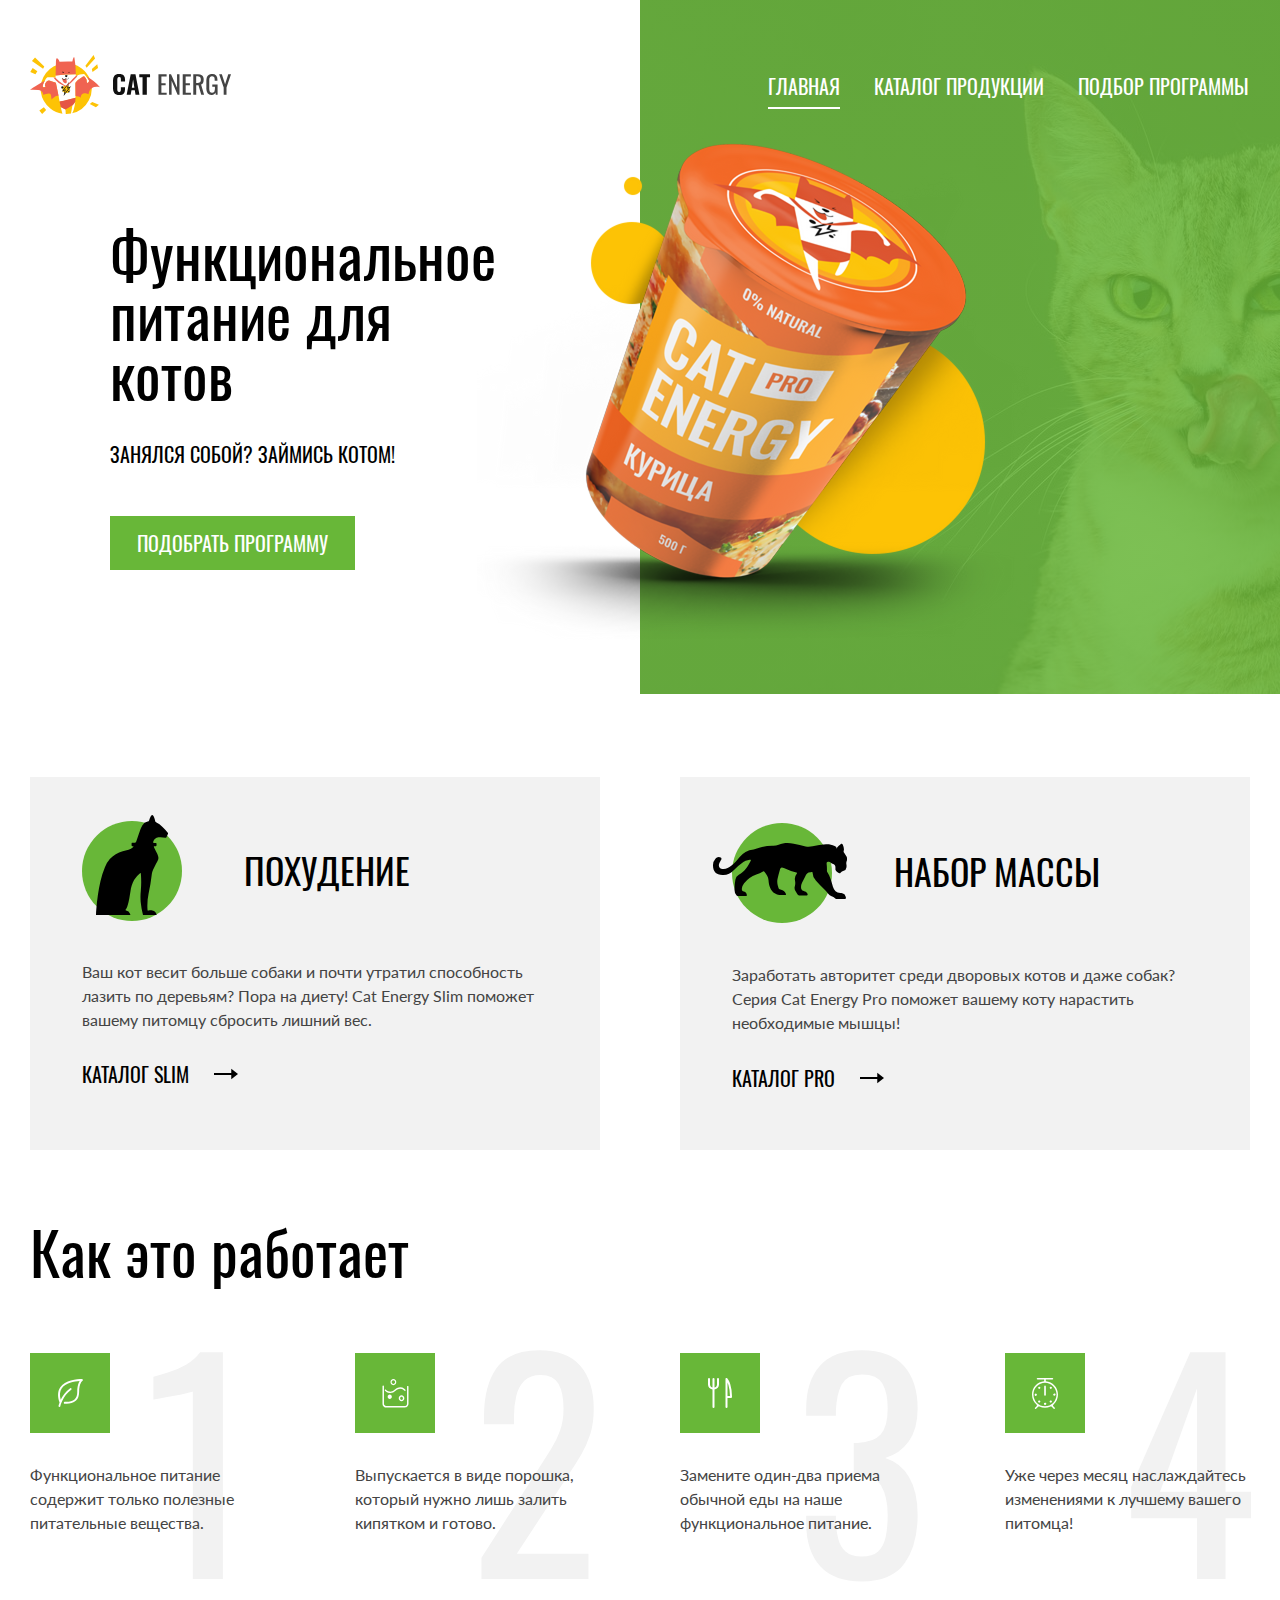
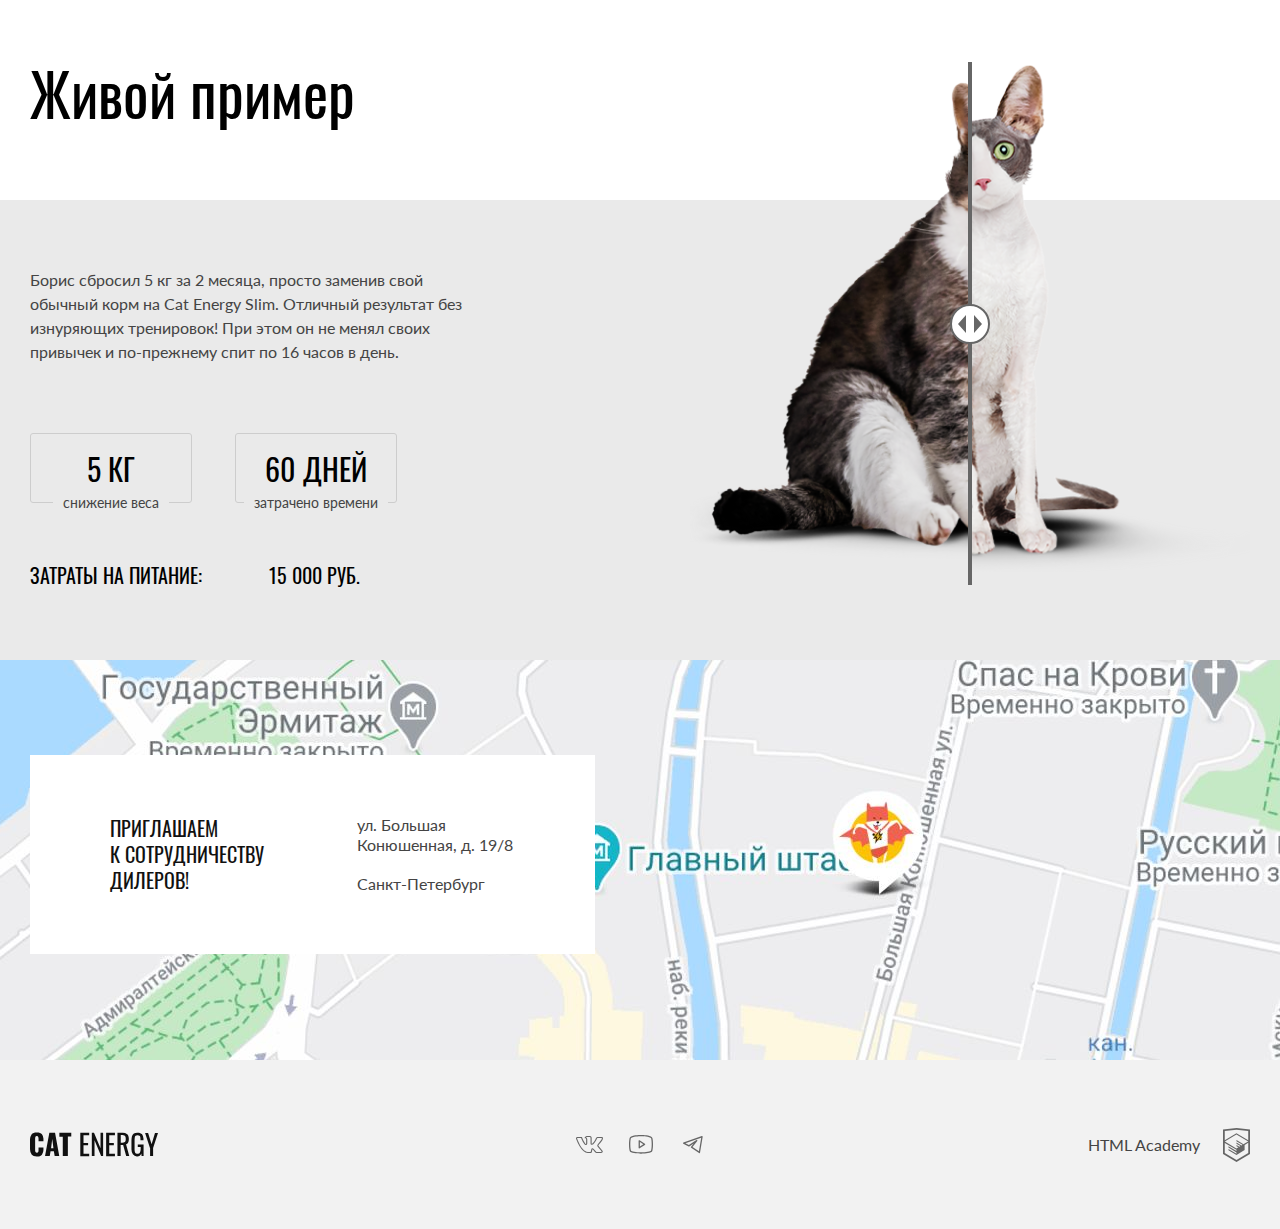
<file: index.html>
<!DOCTYPE html><html class="page" lang="ru"><head><meta charset="UTF-8"><title>Cat Energy - Функциональное питание для котов</title><meta name="viewport" content="width=device-width,initial-scale=1"><link rel="stylesheet" href="styles/styles.css"><link rel="icon" href="favicon.ico"><link rel="icon" href="favicons/icon.svg" type="image/svg+xml"><link rel="apple-touch-icon" href="favicons/180.png"><link rel="manifest" href="manifest.webmanifest"><script src="scripts/index.js" defer="defer"></script></head><body class="page__body"><header class="main-header main-header--nojs"><a class="main-header__logo logo" href="index.html"><picture class="logo__image logo__image--icon"><source type="image/svg+xml" media="(min-width: 1280px)" srcset="images/logo-desktop.svg" width="70" height="59"><source type="image/svg+xml" media="(min-width: 768px)" srcset="images/logo-tablet.svg" width="60" height="50"><img src="images/logo-mobile.svg" width="33" height="38" alt="Логотип Cat Energy, кот в красном супергеройском костюме на фоне оранжевого круга."></picture></a><a class="main-header__logo logo" href="index.html" tabindex="-1"><picture class="logo__image logo__image--text"><source type="image/svg+xml" media="(min-width: 1280px)" srcset="images/logo-text.svg" width="118" height="21"><img src="images/logo-text.svg" width="101" height="18" alt="Текстовый логотип Cat Energy."></picture></a><nav class="main-nav"><button class="main-nav__toggle button-burger" type="button"><span class="visually-hidden">Открыть меню</span></button><div class="main-nav__wrapper"><ul class="main-nav__list"><li class="main-nav__item"><a class="main-nav__link main-nav__link--current" href="index.html">Главная</a></li><li class="main-nav__item"><a class="main-nav__link" href="catalog.html">Каталог продукции</a></li><li class="main-nav__item"><a class="main-nav__link" href="#">Подбор программы</a></li></ul></div></nav></header><main class="main-index main-container"><section class="hero"><div class="hero__wrapper"><h1 class="hero__title">Функциональное питание для котов</h1><p class="hero__slogan">Занялся собой? Займись котом!</p><picture><source type="image/png" media="(min-width: 1280px)" srcset="images/index-can-desktop@1x.png, images/index-can-desktop@2x.png 2x" width="552" height="499"><source type="image/jpeg" media="(min-width: 768px)" srcset="images/index-can-tablet@1x.jpg, images/index-can-tablet@2x.jpg 2x" width="709" height="609"><img src="images/index-can-mobile@1x.png" srcset="images/index-can-mobile@2x.png 2x" width="280" height="270" alt="Упаковка корма Cat Energy."></picture><a class="hero__button button" href="#">Подобрать программу</a></div></section><section class="options"><h2 class="visually-hidden">Доступные опции</h2><ul class="options__list"><li class="options__item option option--slim"><h3 class="option__title">Похудение</h3><p class="option__description">Ваш кот весит больше собаки и почти утратил способность лазить по деревьям? Пора на диету! Cat Energy Slim поможет вашему питомцу сбросить лишний вес.</p><a class="option__catalog-link" href="#">Каталог Slim</a></li><li class="options__item option option--pro"><h3 class="option__title">Набор массы</h3><p class="option__description">Заработать авторитет среди дворовых котов и даже собак? Серия Cat Energy Pro поможет вашему коту нарастить необходимые мышцы!</p><a class="option__catalog-link" href="#">Каталог Pro</a></li></ul></section><section class="features"><div class="features__wrapper"><h2 class="features__title">Как это работает</h2><ul class="features__list"><li class="features__item"><p class="features__description">Функциональное питание содержит только полезные питательные вещества.</p></li><li class="features__item"><p class="features__description">Выпускается в виде порошка, который нужно лишь залить кипятком и готово.</p></li><li class="features__item"><p class="features__description">Замените один-два приема обычной еды на наше функциональное питание.</p></li><li class="features__item"><p class="features__description">Уже через месяц наслаждайтесь изменениями к лучшему вашего питомца!</p></li></ul></div></section><section class="example"><div class="example__wrapper"><h2 class="example__title">Живой пример</h2><p class="example__text">Борис сбросил 5 кг за 2 месяца, просто заменив свой обычный корм на Cat Energy Slim. Отличный результат без изнуряющих тренировок! При этом он не менял своих привычек и по-прежнему спит по 16 часов в день.</p><dl class="example__statistic stats-list"><dt class="stats-list__item">Снижение веса</dt><dd class="stats-list__description">5 кг</dd><dt class="stats-list__item">Затрачено времени</dt><dd class="stats-list__description">60 дней</dd></dl><div class="example__cost"><p>Затраты на питание:</p><p>15 000 руб.</p></div><div class="example__picture slider"><picture class="example__cat example__cat--before"><source type="image/png" media="(min-width: 768px)" srcset="images/cat-before-tablet-desktop@1x.png, images/cat-before-tablet-desktop@2x.png 2x" width="560" height="512"><img src="images/cat-before-mobile@1x.png" srcset="images/cat-before-mobile@2x.png 2x" width="280" height="256" alt="Кот до снижения веса."></picture><picture class="example__cat example__cat--after"><source type="image/png" media="(min-width: 768px)" srcset="images/cat-after-tablet-desktop@1x.png, images/cat-after-tablet-desktop@2x.png 2x" width="560" height="512"><img src="images/cat-after-mobile@1x.png" srcset="images/cat-after-mobile@2x.png 2x" width="280" height="256" alt="Кот после снижения веса."></picture><button class="slider__button" type="button"><span class="visually-hidden">Изменить внешний вид кота</span></button></div></div></section><section class="contacts"><div class="contacts__wrapper"><h2 class="contacts__title">Приглашаем<br>к сотрудничеству дилеров!</h2><address class="contacts__address"><p>ул. Большая Конюшенная, д. 19/8</p><p>Санкт-Петербург</p></address></div><iframe src="https://www.google.com/maps/embed?pb=!1m18!1m12!1m3!1d1333.955674827906!2d30.3217363024985!3d59.93753156571768!2m3!1f0!2f0!3f0!3m2!1i1024!2i768!4f13.1!3m3!1m2!1s0x4696310fca145cc1%3A0x42b32648d8238007!2z0JHQvtC70YzRiNCw0Y8g0JrQvtC90Y7RiNC10L3QvdCw0Y8g0YPQuy4sIDE5LzgsINCh0LDQvdC60YIt0J_QtdGC0LXRgNCx0YPRgNCzLCDQoNC-0YHRgdC40Y8sIDE5MTE4Ng!5e0!3m2!1sru!2scz!4v1725969320230!5m2!1sru!2scz" width="600" height="450" style="border:0;" allowfullscreen="" loading="lazy" referrerpolicy="no-referrer-when-downgrade" title="Местоположение Cat Energy на карте города."></iframe></section></main><footer class="main-footer"><div class="main-footer__wrapper"><a class="main-footer__text-logo logo" href="index.html"><img class="logo__image logo__image--text" src="images/logo-footer.svg" width="128" height="25" alt="Текстовый логотип Cat Energy."></a><section class="main-footer-social"><h2 class="visually-hidden">Социальные сети</h2><ul class="main-footer-social__list"><li class="main-footer-social__item"><a class="main-footer-social__link main-footer-social__link--vk" href="#"><span class="visually-hidden">вКонтакте</span></a></li><li class="main-footer-social__item"><a class="main-footer-social__link main-footer-social__link--yt" href="#"><span class="visually-hidden">YouTube</span></a></li><li class="main-footer-social__item"><a class="main-footer-social__link main-footer-social__link--telegram" href="#"><span class="visually-hidden">Telegram</span></a></li></ul></section><a class="main-footer__developer-logo" href="https://htmlacademy.ru/intensive/adaptive"><p><span class="visually-hidden">Создано в</span>HTML Academy</p></a></div></footer></body></html>
</file>
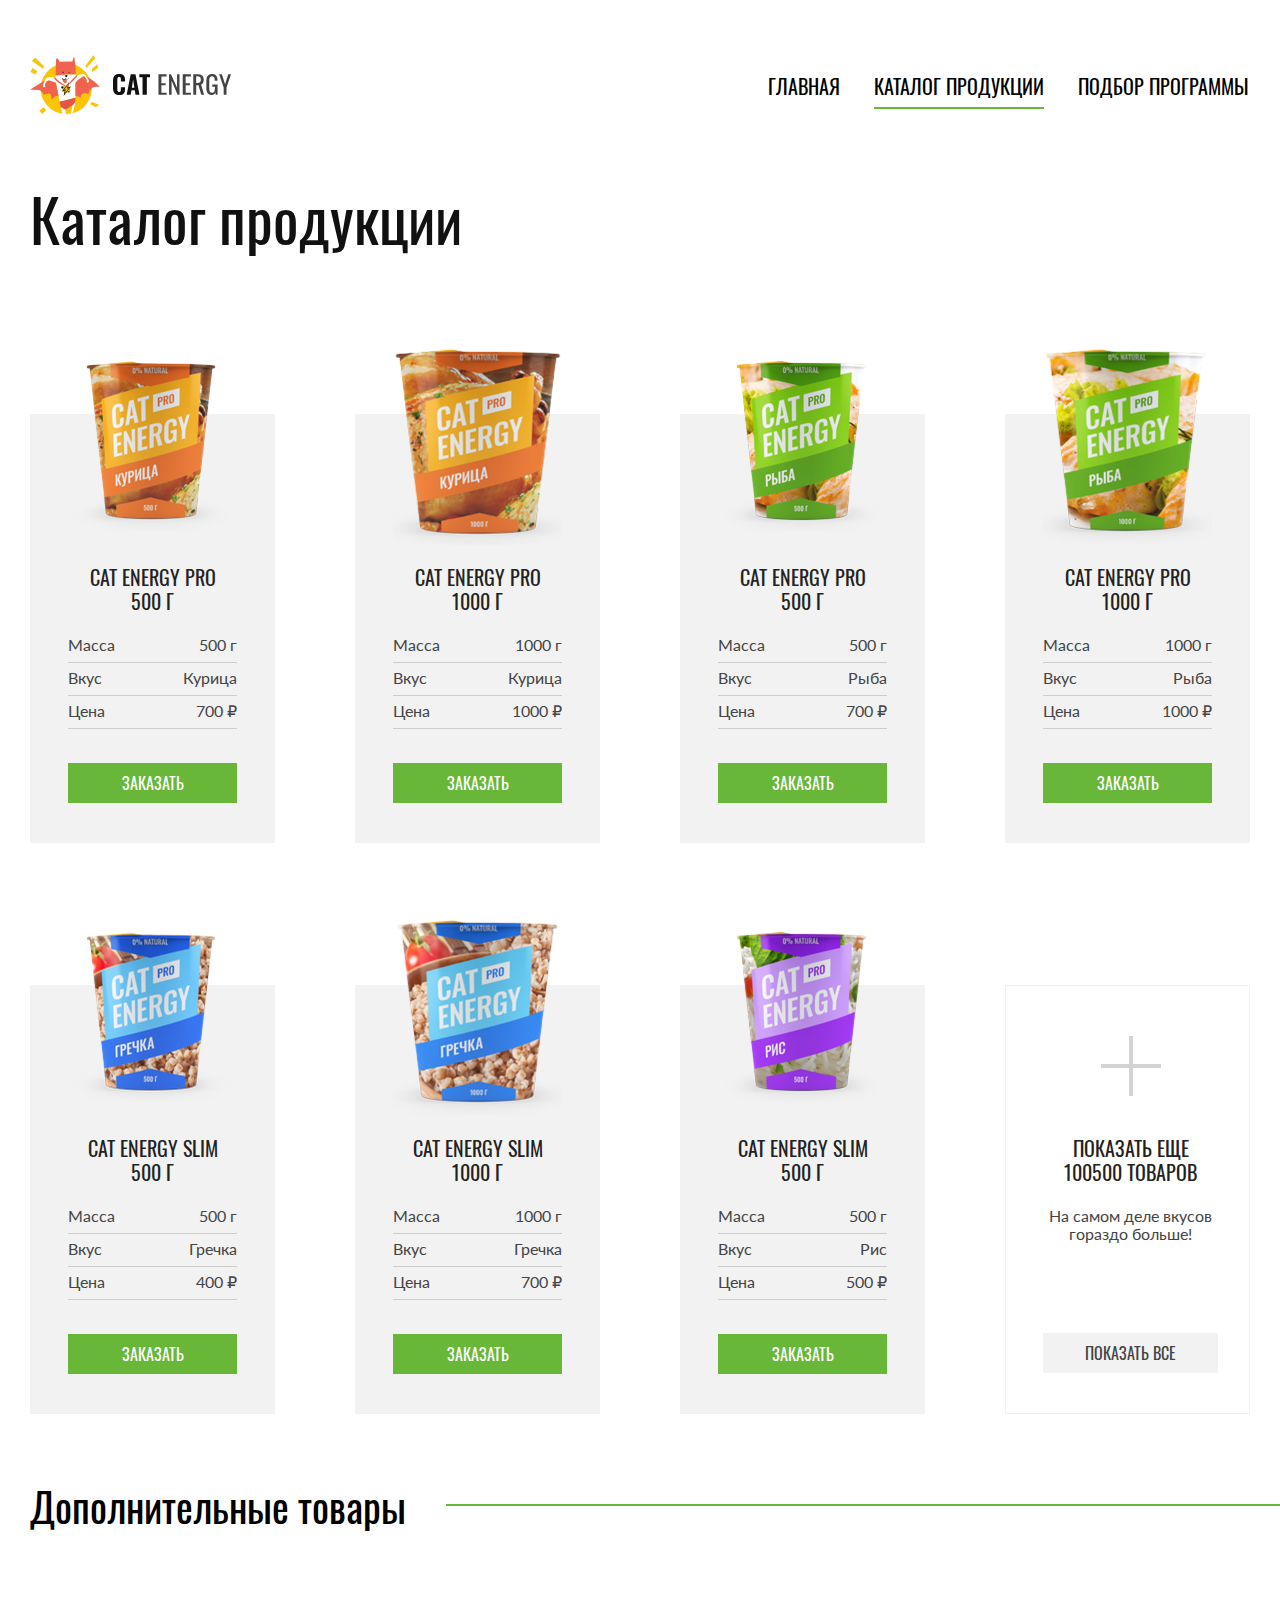
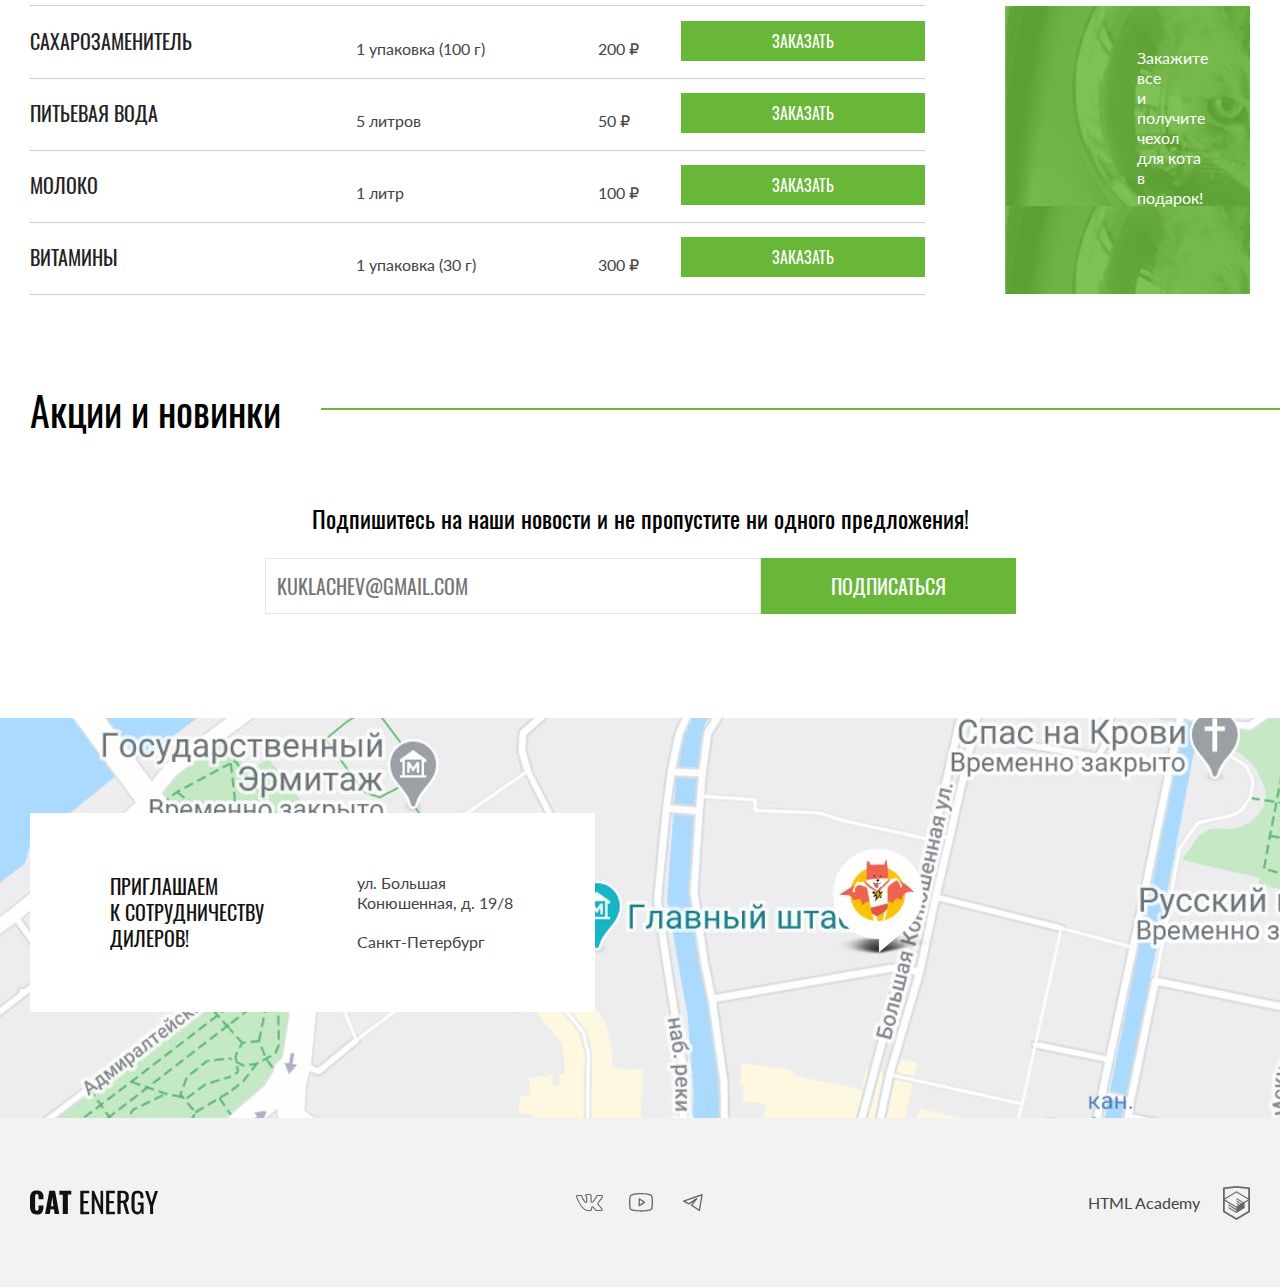
<file: catalog.html>
<!DOCTYPE html><html class="page" lang="ru"><head><meta charset="UTF-8"><title>Каталог продукции | Cat Energy - Функциональное питание для котов</title><meta name="viewport" content="width=device-width,initial-scale=1"><link rel="stylesheet" href="styles/styles.css"><link rel="icon" href="favicon.ico"><link rel="icon" href="favicons/icon.svg" type="image/svg+xml"><link rel="apple-touch-icon" href="favicons/180.png"><link rel="manifest" href="manifest.webmanifest"><script src="scripts/index.js" defer="defer"></script></head><body class="page__body"><header class="main-header main-header--catalog main-header--nojs"><a class="main-header__logo logo" href="index.html"><picture class="logo__image logo__image--icon"><source type="image/svg+xml" media="(min-width: 1280px)" srcset="images/logo-desktop.svg" width="70" height="59"><source type="image/svg+xml" media="(min-width: 768px)" srcset="images/logo-tablet.svg" width="60" height="50"><img src="images/logo-mobile.svg" width="33" height="38" alt="Логотип Cat Energy, кот в красном супергеройском костюме на фоне оранжевого круга."></picture></a><a class="main-header__logo logo" href="index.html" tabindex="-1"><picture class="logo__image logo__image--text"><source type="image/svg+xml" media="(min-width: 1280px)" srcset="images/logo-text.svg" width="118" height="21"><img src="images/logo-text.svg" width="101" height="20" alt="Текстовый логотип Cat Energy."></picture></a><nav class="main-nav"><button class="main-nav__toggle button-burger" type="button"><span class="visually-hidden">Открыть меню</span></button><div class="main-nav__wrapper"><ul class="main-nav__list"><li class="main-nav__item"><a class="main-nav__link" href="index.html">Главная</a></li><li class="main-nav__item"><a class="main-nav__link main-nav__link--current" href="catalog.html">Каталог продукции</a></li><li class="main-nav__item"><a class="main-nav__link" href="#">Подбор программы</a></li></ul></div></nav></header><main class="main-inner main-container"><section class="catalog"><div class="catalog__wrapper"><h1 class="catalog__title">Каталог продукции</h1><ul class="catalog__list"><li class="catalog__item product-card"><a class="product-card__image" href="#"><picture><source type="image/png" media="(min-width: 1280px)" srcset="images/catalog-image-chicken-small-desktop@1x.png, images/catalog-image-chicken-small-desktop@2x.png 2x" width="169" height="210"><source type="image/png" media="(min-width: 768px)" srcset="images/catalog-image-chicken-small-tablet@1x.png, images/catalog-image-chicken-small-tablet@2x.png 2x" width="200" height="210"><img src="images/catalog-image-chicken-small-mobile@1x.png" srcset="images/catalog-image-chicken-small-mobile@2x.png 2x" width="140" height="107" alt="Оранжевая упаковка товара Cat Energy PRO 500 г с курицей"></picture></a><a class="product-card__link" href="#"><h2 class="product-card__title">Cat Energy PRO 500 г</h2></a><dl class="product-card__properties"><dt>Масса</dt><dd>500 г</dd><dt>Вкус</dt><dd>Курица</dd><dt>Цена</dt><dd>700 ₽</dd></dl><a class="product-card__button button" href="#">Заказать</a></li><li class="catalog__item product-card"><a class="product-card__image" href="#"><picture><source type="image/png" media="(min-width: 1280px)" srcset="images/catalog-image-chicken-big-desktop@1x.png, images/catalog-image-chicken-big-desktop@2x.png 2x" width="169" height="210"><source type="image/png" media="(min-width: 768px)" srcset="images/catalog-image-chicken-big-tablet@1x.png, images/catalog-image-chicken-big-tablet@2x.png 2x" width="200" height="210"><img src="images/catalog-image-chicken-big-mobile@1x.png" srcset="images/catalog-image-chicken-big-mobile@2x.png 2x" width="140" height="107" alt="Оранжевая упаковка товара Cat Energy PRO 1000 г с курицей"></picture></a><a class="product-card__link" href="#"><h2 class="product-card__title">Cat Energy PRO 1000 г</h2></a><dl class="product-card__properties"><dt>Масса</dt><dd>1000 г</dd><dt>Вкус</dt><dd>Курица</dd><dt>Цена</dt><dd>1000 ₽</dd></dl><a class="product-card__button button" href="#">Заказать</a></li><li class="catalog__item product-card"><a class="product-card__image" href="#"><picture><source type="image/png" media="(min-width: 1280px)" srcset="images/catalog-image-fish-small-desktop@1x.png, images/catalog-image-fish-small-desktop@2x.png 2x" width="169" height="210"><source type="image/png" media="(min-width: 768px)" srcset="images/catalog-image-fish-small-tablet@1x.png, images/catalog-image-fish-small-tablet@2x.png 2x" width="200" height="210"><img src="images/catalog-image-fish-small-mobile@1x.png" srcset="images/catalog-image-fish-small-mobile@2x.png 2x" width="140" height="107" alt="Зелёная упаковка товара Cat Energy PRO 500 г с рыбой"></picture></a><a class="product-card__link" href="#"><h2 class="product-card__title">Cat Energy PRO 500 г</h2></a><dl class="product-card__properties"><dt>Масса</dt><dd>500 г</dd><dt>Вкус</dt><dd>Рыба</dd><dt>Цена</dt><dd>700 ₽</dd></dl><a class="product-card__button button" href="#">Заказать</a></li><li class="catalog__item product-card"><a class="product-card__image" href="#"><picture><source type="image/png" media="(min-width: 1280px)" srcset="images/catalog-image-fish-big-desktop@1x.png, images/catalog-image-fish-big-desktop@2x.png 2x" width="169" height="210"><source type="image/png" media="(min-width: 768px)" srcset="images/catalog-image-fish-big-tablet@1x.png, images/catalog-image-fish-big-tablet@2x.png 2x" width="200" height="210"><img src="images/catalog-image-fish-big-mobile@1x.png" srcset="images/catalog-image-fish-big-mobile@2x.png 2x" width="140" height="107" alt="Зелёная упаковка товара Cat Energy PRO 1000 г с рыбой"></picture></a><a class="product-card__link" href="#"><h2 class="product-card__title">Cat Energy PRO 1000 г</h2></a><dl class="product-card__properties"><dt>Масса</dt><dd>1000 г</dd><dt>Вкус</dt><dd>Рыба</dd><dt>Цена</dt><dd>1000 ₽</dd></dl><a class="product-card__button button" href="#">Заказать</a></li><li class="catalog__item product-card"><a class="product-card__image" href="#"><picture><source type="image/png" media="(min-width: 1280px)" srcset="images/catalog-image-buckwheat-small-desktop@1x.png, images/catalog-image-buckwheat-small-desktop@2x.png 2x" width="169" height="210"><source type="image/png" media="(min-width: 768px)" srcset="images/catalog-image-buckwheat-small-tablet@1x.png, images/catalog-image-buckwheat-small-tablet@2x.png 2x" width="200" height="210"><img src="images/catalog-image-buckwheat-small-mobile@1x.png" srcset="images/catalog-image-buckwheat-small-mobile@2x.png 2x" width="140" height="107" alt="Синяя упаковка товара Cat Energy Slim 500 г с гречкой"></picture></a><a class="product-card__link" href="#"><h2 class="product-card__title">Cat Energy Slim 500 г</h2></a><dl class="product-card__properties"><dt>Масса</dt><dd>500 г</dd><dt>Вкус</dt><dd>Гречка</dd><dt>Цена</dt><dd>400 ₽</dd></dl><a class="product-card__button button" href="#">Заказать</a></li><li class="catalog__item product-card"><a class="product-card__image" href="#"><picture><source type="image/png" media="(min-width: 1280px)" srcset="images/catalog-image-buckwheat-big-desktop@1x.png, images/catalog-image-buckwheat-big-desktop@2x.png 2x" width="169" height="210"><source type="image/png" media="(min-width: 768px)" srcset="images/catalog-image-buckwheat-big-tablet@1x.png, images/catalog-image-buckwheat-big-tablet@2x.png 2x" width="200" height="210"><img src="images/catalog-image-buckwheat-big-mobile@1x.png" srcset="images/catalog-image-buckwheat-big-mobile@2x.png 2x" width="140" height="107" alt="Синяя упаковка товара Cat Energy Slim 1000 г с гречкой"></picture></a><a class="product-card__link" href="#"><h2 class="product-card__title">Cat Energy Slim 1000 г</h2></a><dl class="product-card__properties"><dt>Масса</dt><dd>1000 г</dd><dt>Вкус</dt><dd>Гречка</dd><dt>Цена</dt><dd>700 ₽</dd></dl><a class="product-card__button button" href="#">Заказать</a></li><li class="catalog__item product-card"><a class="product-card__image" href="#"><picture><source type="image/png" media="(min-width: 1280px)" srcset="images/catalog-image-rice-small-desktop@1x.png, images/catalog-image-rice-small-desktop@2x.png 2x" width="169" height="210"><source type="image/png" media="(min-width: 768px)" srcset="images/catalog-image-rice-small-tablet@1x.png, images/catalog-image-rice-small-tablet@2x.png 2x" width="200" height="210"><img src="images/catalog-image-rice-small-mobile@1x.png" srcset="images/catalog-image-rice-small-mobile@2x.png 2x" width="140" height="107" alt="Фиолетовая упаковка товара Cat Energy Slim 500 г с рисом"></picture></a><a class="product-card__link" href="#"><h2 class="product-card__title">Cat Energy Slim 500 г</h2></a><dl class="product-card__properties"><dt>Масса</dt><dd>500 г</dd><dt>Вкус</dt><dd>Рис</dd><dt>Цена</dt><dd>500 ₽</dd></dl><a class="product-card__button button" href="#">Заказать</a></li><li class="catalog__item more-products"><h2 class="more-products__title">Показать еще 100500 товаров</h2><p class="more-products__subtitle">На самом деле вкусов гораздо больше!</p><a class="more-products__button button" href="#">Показать все</a></li></ul></div></section><section class="additional-products"><h2 class="additional-products__title">Дополнительные товары</h2><div class="additional-products__wrapper"><ul class="additional-products__list"><li class="additional-products__item product-card"><a class="product-card__link" href="#"><h2 class="product-card__title product-card__title--additional">Сахарозаменитель</h2></a><dl class="product-card__properties product-card__properties--additional"><dt>1 упаковка (100 г)</dt><dd>200 ₽</dd></dl><a class="product-card__button button" href="#">Заказать</a></li><li class="additional-products__item product-card"><a class="product-card__link" href="#"><h2 class="product-card__title product-card__title--additional">Питьевая вода</h2></a><dl class="product-card__properties product-card__properties--additional"><dt>5 литров</dt><dd>50 ₽</dd></dl><a class="product-card__button button" href="#">Заказать</a></li><li class="additional-products__item product-card"><a class="product-card__link" href="#"><h2 class="product-card__title product-card__title--additional">Молоко</h2></a><dl class="product-card__properties product-card__properties--additional"><dt>1 литр</dt><dd>100 ₽</dd></dl><a class="product-card__button button" href="#">Заказать</a></li><li class="additional-products__item product-card"><a class="product-card__link" href="#"><h2 class="product-card__title product-card__title--additional">Витамины</h2></a><dl class="product-card__properties product-card__properties--additional"><dt>1 упаковка (30 г)</dt><dd>300 ₽</dd></dl><a class="product-card__button button" href="#">Заказать</a></li></ul><div class="additional-products__promo"><p>Закажите все<br>и получите чехол для кота в подарок!</p></div></div></section><section class="news"><h2 class="news__title">Акции и новинки</h2><div class="subscribe"><p class="subscribe__description">Подпишитесь на наши новости и не пропустите ни одного предложения!</p><form class="subscribe__form" action="https://echo.htmlacademy.ru/" method="post"><label><span class="visually-hidden">Ваш e-mail</span> <input type="email" name="email" placeholder="kuklachev@gmail.com" required></label> <button class="subscribe__button button" type="submit">Подписаться</button></form></div></section><section class="contacts contacts--catalog"><div class="contacts__wrapper"><h2 class="contacts__title">Приглашаем<br>к сотрудничеству дилеров!</h2><address class="contacts__address"><p>ул. Большая Конюшенная, д. 19/8</p><p>Санкт-Петербург</p></address></div><iframe src="https://www.google.com/maps/embed?pb=!1m18!1m12!1m3!1d1333.955674827906!2d30.3217363024985!3d59.93753156571768!2m3!1f0!2f0!3f0!3m2!1i1024!2i768!4f13.1!3m3!1m2!1s0x4696310fca145cc1%3A0x42b32648d8238007!2z0JHQvtC70YzRiNCw0Y8g0JrQvtC90Y7RiNC10L3QvdCw0Y8g0YPQuy4sIDE5LzgsINCh0LDQvdC60YIt0J_QtdGC0LXRgNCx0YPRgNCzLCDQoNC-0YHRgdC40Y8sIDE5MTE4Ng!5e0!3m2!1sru!2scz!4v1725969320230!5m2!1sru!2scz" width="600" height="450" style="border:0;" allowfullscreen="" loading="lazy" referrerpolicy="no-referrer-when-downgrade" title="Местоположение Cat Energy на карте города."></iframe></section></main><footer class="main-footer"><div class="main-footer__wrapper"><a class="main-footer__text-logo logo" href="index.html"><img class="logo__image logo__image--text" src="images/logo-footer.svg" width="128" height="25" alt="Текстовый логотип Cat Energy."></a><section class="main-footer-social"><h2 class="visually-hidden">Социальные сети</h2><ul class="main-footer-social__list"><li class="main-footer-social__item"><a class="main-footer-social__link main-footer-social__link--vk" href="#"><span class="visually-hidden">вКонтакте</span></a></li><li class="main-footer-social__item"><a class="main-footer-social__link main-footer-social__link--yt" href="#"><span class="visually-hidden">YouTube</span></a></li><li class="main-footer-social__item"><a class="main-footer-social__link main-footer-social__link--telegram" href="#"><span class="visually-hidden">Telegram</span></a></li></ul></section><a class="main-footer__developer-logo" href="https://htmlacademy.ru/intensive/adaptive"><p><span class="visually-hidden">Создано в</span>HTML Academy</p></a></div></footer></body></html>
</file>
<file: styles/styles.css>
@font-face{font-family:Lato;font-weight:400;font-style:normal;src:url(../fonts/lato/Lato-Regular.woff2)format("woff2");font-display:swap}@font-face{font-family:Oswald;font-weight:400;font-style:normal;src:url(../fonts/oswald/oswaldregular.woff2)format("woff2");font-display:swap}html{height:100%}body{color:#444;width:100%;height:100%;margin:0 auto;font-family:Lato,Arial,sans-serif;font-size:14px;font-weight:400;line-height:18px}img{display:block}.page__body{flex-direction:column;min-height:100%;display:flex}.visually-hidden{position:fixed;transform:scale(0)}.button{color:#fff;text-transform:uppercase;text-align:center;background-color:#68b738;width:calc(100% - 20px);padding:10px;font-family:Oswald,Arial,sans-serif;font-size:16px;line-height:20px;text-decoration:none}.button:hover,.button:focus-visible{background-color:#5eaa2f}.button:active{color:#fff6}.main-header{justify-content:space-between;align-items:center;padding:13px 14px 14px 20px;display:flex}@media (width>=768px){.main-header{grid-template-columns:auto auto 1fr;justify-content:start;gap:13px;padding:25px 30px 0;display:grid}}@media (width>=1280px){.main-header{width:100%;max-width:1220px;margin:0 auto;padding:55px 0 0}}@media (width<=767px){.main-header--catalog{border-bottom:1px solid #d9d9d9}.main-header--catalog .logo__image--text img{margin-top:5px}}.logo{text-decoration:none}.logo:hover,.logo:focus-visible{opacity:.8}.logo:active{opacity:.6}.main-header--closed .main-nav__toggle{content:"";cursor:pointer;background-color:#fff;background-image:url(../icons/stack.svg#button-burger);background-position:50%;background-repeat:no-repeat;background-size:24px 24px;border:none;width:38px;height:38px;display:block}@media (width<=767px){.main-header--closed .main-nav__wrapper{display:none}.main-header--opened .main-nav__toggle{content:"";cursor:pointer;background-color:#fff;background-image:url(../icons/stack.svg#button-close);background-position:50%;background-repeat:no-repeat;background-size:18px 18px;border:none;width:38px;height:38px;display:block}.main-header--opened .main-nav__item{border-bottom:1px solid #e6e6e6}.main-header--opened .main-nav__wrapper{z-index:10;background-color:#fff;border-top:1px solid #e6e6e6;width:100%;position:absolute;top:64px;left:0}.main-header--nojs{grid-template-rows:auto auto;grid-template-columns:auto 1fr;justify-items:center;display:grid}.main-header--nojs .main-nav__toggle{display:none}.main-header--nojs .main-header__logo:first-child{grid-area:1/1/2/2}.main-header--nojs .main-header__logo:nth-child(2){grid-area:1/1/2/-1}.main-header--nojs .main-nav{grid-column:1/-1;width:100%;display:block}.main-header--nojs .main-nav__item{border-bottom:1px solid #e6e6e6}}@media (width>=768px){.main-nav .main-nav__toggle{display:none}}.main-nav__list{margin:0;padding:0;list-style:none}@media (width>=768px){.main-nav__list{flex-wrap:wrap;justify-content:end;gap:34px;max-width:520px;padding-right:5px;display:flex}}@media (width>=1280px){.main-nav__list{max-width:100%;padding-right:1px}}.main-nav__item{text-align:center;text-transform:uppercase;font-family:Oswald,Arial,sans-serif;position:relative}@media (width<=767px){.main-nav__item{padding-top:22px;padding-bottom:24px;font-size:20px;line-height:20px}}@media (width>=768px){.main-nav__item{padding-top:14px;padding-bottom:12px;font-size:18px;line-height:24px}}@media (width>=1280px){.main-nav__item{padding-top:16px;padding-bottom:13px;font-size:20px;line-height:30px}}.main-nav__link{color:#000;text-decoration:none}@media (width>=1280px){.main-nav__link{color:#fff}}.main-nav__link:hover,.main-nav__link:focus-visible{opacity:.6}.main-nav__link:active{opacity:.4}@media (width>=768px){.main-nav__link--current:after{content:"";border-bottom:2px solid #68b738;width:100%;position:absolute;bottom:4px;left:0}}@media (width>=1280px){.main-nav__link--current:after{border-bottom:2px solid #fff;bottom:5px}.main-header--catalog .main-nav__link{color:#000}.main-header--catalog .main-nav__link--current:after{border-bottom:2px solid #68b738}}.button-burger:hover,.button-burger:focus-visible{opacity:.6}.button-burger:active{opacity:.4}.main-container{flex-grow:1}.hero{font-family:Oswald,Arial,sans-serif}@media (width<=767px){.hero{color:#fff;background-image:-webkit-linear-gradient(#68b738d9 63%,#fff 6%),-webkit-image-set(url(../images/index-background-mobile@2x.jpg) 2x type("image/jpeg"),url(../images/index-background-mobile@1x.jpg) 1x type("image/jpeg")),-webkit-linear-gradient(90deg,#515156 50%,#424146 50%);background-image:linear-gradient(#68b738d9 63%,#fff 6%),image-set("../images/index-background-mobile@2x.jpg" 2x type("image/jpeg"),"../images/index-background-mobile@1x.jpg" 1x type("image/jpeg")),linear-gradient(90deg,#515156 50%,#424146 50%);background-position:top;background-repeat:no-repeat;background-size:contain,320px 302px,contain}}.hero__wrapper{flex-direction:column;margin:0 20px;display:flex}@media (width<=767px){.hero__wrapper{text-align:center;align-items:center;margin-bottom:20px}}@media (width>=768px){.hero__wrapper{grid-template-rows:repeat(4,auto);grid-template-columns:90px 1fr 200px;row-gap:21px;margin:0 30px;display:grid}}@media (width>=1280px){.hero__wrapper{grid-template-rows:repeat(4,auto);grid-template-columns:80px 367px auto;align-content:center;row-gap:40px;width:100%;max-width:1220px;margin:0 auto;padding:29px 0 52px;display:grid}.hero__wrapper:after{content:"";z-index:-1;background-image:-webkit-linear-gradient(#68b738d9 50% 50%),-webkit-image-set(url(../images/index-background-desktop@2x.jpg) 2x type("image/jpeg"),url(../images/index-background-desktop@1x.jpg) 1x type("image/jpeg")),-webkit-linear-gradient(90deg,#424146 50% 50%);background-image:linear-gradient(#68b738d9 50% 50%),image-set("../images/index-background-desktop@2x.jpg" 2x type("image/jpeg"),"../images/index-background-desktop@1x.jpg" 1x type("image/jpeg")),linear-gradient(90deg,#424146 50% 50%);background-position:0 0;background-repeat:no-repeat;background-size:auto;width:50%;height:694px;display:block;position:absolute;top:0;left:50%}}.hero__wrapper picture{padding-bottom:3px}@media (width>=768px){.hero__wrapper picture{grid-area:3/1/5/-1}}@media (width>=1280px){.hero__wrapper picture{grid-area:1/-2/-1/-1}}.hero__title{margin:0;padding:27px 0 25px;font-size:36px;font-weight:100;line-height:36px}@media (width>=768px){.hero__title{color:#000;grid-area:1/2/2/3;padding:65px 0 19px;font-size:60px;font-weight:100;line-height:60px}}@media (width>=1280px){.hero__title{grid-column:2/4;width:416px;padding:81px 0 0}}.hero__slogan{text-transform:uppercase;margin:0;padding-bottom:29px;line-height:14px}@media (width>=768px){.hero__slogan{color:#000;grid-area:2/2/3/3;padding:0;font-size:20px;line-height:20px}}@media (width>=1280px){.hero__slogan{grid-column:2/3;padding-bottom:12px}}@media (width>=768px){.hero__button{grid-area:3/2/4/3;justify-self:start;width:auto;max-width:344px;margin-top:29px;padding:14px 27px;font-size:20px;line-height:26px}}@media (width>=1280px){.hero__button{grid-column:2/3;align-self:flex-start;margin:0}}.options__list{padding:0;list-style:none;display:grid}@media (width<=767px){.options__list{gap:20px;margin:0 20px;padding-bottom:20px}}@media (width>=768px){.options__list{gap:30px;margin:0 30px}}@media (width>=1280px){.options__list{grid-template-columns:1fr 1fr;gap:80px;width:100%;max-width:1220px;margin:0 auto;padding-top:80px}}.options__item{padding:0 20px 18px}@media (width>=768px){.options__item{padding:0 316px 53px 52px}}.option{background-color:#f2f2f2;grid-template-rows:repeat(3,auto);align-items:center;list-style:none;display:grid}@media (width<=767px){.option{grid-template-columns:70px 1fr;row-gap:14px;padding:21px 20px 18px}}@media (width>=768px){.option{grid-template-columns:1fr 268px;gap:24px 19px;padding:75px 29px 57px 53px}}@media (width>=1280px){.option{grid-template-columns:162px 1fr;gap:23px 0;padding:41px 52px 61px}}.option--slim:before{content:"";background-image:url(../icons/stack.svg#cat-slim);background-position:50%;background-repeat:no-repeat;background-size:contain;width:50px;height:53px;display:block}@media (width<=767px){.option--slim:before{grid-area:1/1/2/2;margin-bottom:8px}}@media (width>=768px){.option--slim:before{grid-area:1/-2/-1/-1;justify-self:center;width:200px;height:211px;margin-top:-23px}}@media (width>=1280px){.option--slim:before{grid-area:1/1/2/2;justify-self:start;width:100px;height:106px;margin-top:-3px;margin-bottom:16px}}.option--pro:before{content:"";background-image:url(../icons/stack.svg#cat-pro);background-position:50%;background-repeat:no-repeat;background-size:contain;width:67px;height:50px;display:block}@media (width<=767px){.option--pro:before{grid-area:1/1/2/3;margin-bottom:8px}}@media (width>=768px){.option--pro:before{grid-area:1/-2/-1/-1;justify-self:center;width:268px;height:200px;margin-top:-2px;margin-right:4px}}@media (width>=1280px){.option--pro:before{grid-area:1/1/2/3;justify-self:start;width:134px;height:100px;margin-bottom:16px}}@media (width<=767px){.option--pro{grid-template-columns:7px 70px 1fr;padding:24px 20px 17px 13px}}@media (width>=1280px){.option--pro{grid-template-columns:19px 162px 1fr;padding:47px 52px 57px 33px}}@media (width<=767px) or (width>=1280px){.option--pro .option__title{grid-area:1/-2/2/-1;margin-top:-3px}.option--pro .option__description{grid-area:2/2/3/-1}.option--pro .option__catalog-link{grid-area:-2/2/-1/-1;margin-top:1px}}.option__title{color:#000;text-transform:uppercase;overflow-wrap:break-word;margin:0;font-family:Oswald,Arial,sans-serif;font-size:24px;line-height:37px}@media (width<=767px){.option__title{grid-area:1/2/2/-1;margin-top:-6px;font-weight:100}}@media (width>=768px){.option__title{font-size:36px;font-weight:100;line-height:36px}}@media (width>=1280px){.option__title{grid-area:1/2/2/-1;padding-bottom:15px}}@media (width<=767px){.option--pro .option__title{margin-top:-10px}}@media (width>=768px){.option--pro .option__title{margin-top:2px}}@media (width>=1280px){.option--pro .option__title{margin:0;padding-bottom:22px}}.option__description{margin:0;padding-bottom:23px}@media (width<=767px){.option__description{border-bottom:1px solid #d9d9d9;grid-area:2/1/3/-1}}@media (width>=768px){.option__description{padding-bottom:27px;font-size:16px;line-height:24px}}@media (width>=1280px){.option__description{grid-area:2/1/3/-1;padding-bottom:3px}}.option__catalog-link{color:#000;text-transform:uppercase;align-items:center;gap:15px;font-family:Oswald,Arial,sans-serif;font-size:16px;line-height:16px;text-decoration:none;display:flex}@media (width<=767px){.option__catalog-link{grid-area:-2/1/-1/-1;width:60%}}@media (width>=768px){.option__catalog-link{gap:25px;width:50%;padding-top:0;font-size:20px;line-height:30px}}@media (width>=1280px){.option__catalog-link{grid-area:-2/1/-1/-1;width:40%;margin-top:1px}}.option__catalog-link:after{content:"";transform-origin:0;background-color:#000;width:24px;height:12px;display:block;-webkit-mask-image:url(../icons/stack.svg#arrow);mask-image:url(../icons/stack.svg#arrow);-webkit-mask-position:50%;mask-position:50%;-webkit-mask-size:contain;mask-size:contain;-webkit-mask-repeat:no-repeat;mask-repeat:no-repeat}@media (width<=767px){.option__catalog-link:after{padding:6px 0}}.option__catalog-link:hover:after,.option__catalog-link:focus-visible:after{transform:scaleX(1.35)}.option__catalog-link:active{opacity:.3}.features__wrapper{margin:0 20px 49px}@media (width>=768px){.features__wrapper{border-bottom:1px solid #e6e6e6;margin:0;padding:0 30px 47px}}@media (width>=1280px){.features__wrapper{border-bottom:none;width:100%;max-width:1220px;margin:0 auto;padding:0}}.features__title{color:#000;margin:0;padding-bottom:40px;font-family:Oswald,Arial,sans-serif;font-size:36px;font-weight:100;line-height:40px}@media (width>=768px){.features__title{padding:45px 0 32px;font-size:60px;line-height:60px}}@media (width>=1280px){.features__title{padding-top:71px}}.features__list{gap:20px;margin:0;padding:0;list-style:none;display:grid}@media (width>=768px){.features__list{grid-template-columns:1fr 1fr;gap:38px 59px}}@media (width>=1280px){.features__list{grid-template-columns:repeat(4,250px);gap:75px;max-width:1440px}}.features__item{grid-template-columns:60px 1fr;align-items:center;gap:20px;display:grid}@media (width>=768px){.features__item{grid-template-rows:9px 80px auto;grid-template-columns:80px 1fr;gap:31px 35px;max-width:250px}}.features__item:before{content:"";background-color:#68b738;background-position:50%;background-repeat:no-repeat;width:60px;height:60px;display:block}@media (width>=768px){.features__item:before{grid-row:2/3;width:80px;height:80px}}.features__item:first-child:before{background-image:url(../icons/stack.svg#icon-leaf);background-size:30px 32px}.features__item:nth-child(2):before{background-image:url(../icons/stack.svg#icon-glass);background-size:27px 29px}.features__item:nth-child(3):before{background-image:url(../icons/stack.svg#icon-eat);background-size:26px 30px}.features__item:nth-child(4):before{background-image:url(../icons/stack.svg#icon-scales);background-size:26px 31px}@media (width>=768px){.features__item:after{color:#f2f2f2;z-index:-1;background-position:100% 0;background-repeat:no-repeat;grid-area:1/-2/-1/-1;width:auto;height:280px;font-family:Oswald,Arial,sans-serif;font-size:280px;line-height:280px;display:block}.features__item:first-child:after{content:"1"}.features__item:nth-child(2):after{content:"2"}.features__item:nth-child(3):after{content:"3"}.features__item:nth-child(4):after{content:"4"}}.features__description{margin:-1px 0 0}@media (width>=768px){.features__description{grid-area:3/1/4/-1;align-self:flex-start;font-size:16px;line-height:24px}}.example{background-color:#eaeaea}@media (width>=768px){.example{background:linear-gradient(#fff 57%,#eaeaea 57%)}}@media (width>=1280px){.example{background:linear-gradient(#fff 31%,#eaeaea 31%);padding:0}}.example__wrapper{grid-template-areas:"title""text""stats""cost""picture";gap:20px;margin:0 20px;padding:25px 0 40px;display:grid}@media (width>=768px){.example__wrapper{grid-template-areas:"title title""text text""stats cost""picture picture";gap:55px 0;margin:0 30px;padding:43px 0 101px}}@media (width>=1280px){.example__wrapper{grid-template-areas:"title picture""text picture""stats picture""cost picture";width:100%;max-width:1220px;margin:0 auto;padding:69px 0 75px}}.example__title{color:#000;grid-area:title;margin:0;padding-bottom:20px;font-family:Oswald,Arial,sans-serif;font-size:36px;font-weight:100;line-height:40px}@media (width>=768px){.example__title{padding-bottom:5px;font-size:60px;line-height:60px}}@media (width>=1280px){.example__title{padding:0 0 91px}}.example__text{grid-area:text;margin:0}@media (width>=768px){.example__text{font-size:16px;line-height:24px}}@media (width>=1280px){.example__text{max-width:436px;padding-bottom:14px}}.example__statistic{grid-area:stats;margin:0}@media (width>=768px){.example__statistic{padding-bottom:45px}}@media (width>=1280px){.example__statistic{padding-bottom:0}}.example__cost{color:#000;text-transform:uppercase;grid-area:cost;grid-template-columns:auto auto;justify-content:center;gap:2px;margin:0;font-family:Oswald,Arial,sans-serif;line-height:20px;display:grid}@media (width>=768px){.example__cost{text-align:end;grid-template-rows:20px;grid-template-columns:auto;justify-self:end;gap:9px;margin-top:12px;font-size:20px}}@media (width>=1280px){.example__cost{grid-template-columns:auto auto;justify-self:start;gap:67px;margin-top:0}}.example__cost p{margin:0}.example__picture{grid-area:picture;grid-template-rows:auto;grid-template-columns:120px 20px 20px 120px;justify-content:center;display:grid}@media (width>=768px){.example__picture{grid-template-columns:260px 20px 20px 260px}}@media (width>=1280px){.example__picture{justify-self:end}}.example__cat--before{grid-area:1/1/-1/3;overflow:hidden}.example__cat--after{direction:rtl;grid-area:1/3/-1/-1;overflow:hidden}.slider__button{background-color:#666;border:none;width:4px;height:100px;padding:0;display:block;position:relative}@media (width<=767px){.slider__button{grid-area:1/2/-1/4;justify-self:center;height:100%}}@media (width>=768px){.slider__button{grid-area:1/2/-1/4;justify-self:center;height:100%}}.slider__button:after{content:"";cursor:col-resize;background-color:#666;width:40px;height:40px;display:block;position:absolute;top:50%;left:50%;transform:translate(-50%,-50%);-webkit-mask-image:url(../icons/stack.svg#slider-control);mask-image:url(../icons/stack.svg#slider-control);-webkit-mask-position:50%;mask-position:50%;-webkit-mask-size:24px 18px;mask-size:24px 18px;-webkit-mask-repeat:no-repeat;mask-repeat:no-repeat}.slider__button:before{content:"";cursor:col-resize;background-color:#fff;border:2px solid #666;border-radius:50%;width:36px;height:36px;display:block;position:absolute;top:50%;left:50%;transform:translate(-50%,-50%);-webkit-mask-position:50%;mask-position:50%;-webkit-mask-size:contain;mask-size:contain;-webkit-mask-repeat:no-repeat;mask-repeat:no-repeat}.slider__button:hover,.slider__button:focus-visible,.slider__button:hover:after,.slider__button:focus-visible:after{background-color:#68b738}.slider__button:active,.slider__button:active:after{background-color:#9ecc82}.slider__button:hover:before,.slider__button:focus-visible:before{border-color:#68b738}.slider__button:active:before{border-color:#9ecc82}.stats-list{display:grid}@media (width<=767px){.stats-list{grid-template-rows:auto auto;grid-template-columns:auto auto;justify-content:space-around;column-gap:32px}}@media (width>=768px){.stats-list{grid-template-rows:auto auto;grid-template-columns:auto auto;justify-content:start;column-gap:43px}}.stats-list__item{text-transform:lowercase;text-align:center;z-index:2;justify-self:center;margin-top:-9px;font-size:12px;line-height:12px}@media (width<=767px){.stats-list__item{background-color:#eaeaea;grid-row:2/3;max-width:77px;padding:0 5px}}@media (width>=768px){.stats-list__item{background-color:#fff;grid-row:2/3;max-width:133px;margin-top:-7px;padding:0 10px;font-size:14px;line-height:14px}}@media (width>=1280px){.stats-list__item{background-color:#eaeaea}}.stats-list__description{color:#000;text-transform:uppercase;box-sizing:border-box;border:1px solid #cdcdcd;border-radius:3px;justify-content:center;align-items:center;width:124px;height:56px;margin:0;font-family:Oswald,Arial,sans-serif;font-size:24px;line-height:24px;display:flex}@media (width<=767px){.stats-list__description{grid-row:1/2;margin-top:-1px}}@media (width>=768px){.stats-list__description{grid-row:1/2;width:162px;height:70px;font-size:30px;line-height:37px}}@media (width>=1280px){.contacts{grid-template-rows:95px auto 106px;grid-template-columns:calc(50% - 610px) auto 2fr;display:grid}}.contacts__wrapper{grid-template-columns:1fr 1fr;margin:0 20px;padding:26px 0;display:grid}@media (width>=768px){.contacts__wrapper{justify-content:space-between;gap:308px;margin:0 30px;padding:60px 40px}}@media (width>=1280px){.contacts__wrapper{box-sizing:border-box;z-index:2;background-color:#fff;grid-area:2/2/3/3;gap:87px;width:auto;max-width:565px;margin:0;padding:60px 78px 60px 80px}}.contacts--catalog{background-color:#f2f2f2}.contacts img{display:block}.contacts iframe{background-image:-webkit-image-set(url(../images/location-mobile@1x.jpg) 1x type("image/jpeg"),url(../images/location-mobile@2x.jpg) 2x type("image/jpeg"));background-image:image-set("../images/location-mobile@1x.jpg" 1x type("image/jpeg"),"../images/location-mobile@2x.jpg" 2x type("image/jpeg"));background-position:50%;background-repeat:no-repeat;border:none;width:100%;height:362px;display:block}@media (width>=768px){.contacts iframe{background-image:-webkit-image-set(url(../images/location-tablet@1x.jpg) 1x type("image/jpeg"),url(../images/location-tablet@2x.jpg) 2x type("image/jpeg"));background-image:image-set("../images/location-tablet@1x.jpg" 1x type("image/jpeg"),"../images/location-tablet@2x.jpg" 2x type("image/jpeg"));height:400px}}@media (width>=1280px){.contacts iframe{background-image:-webkit-image-set(url(../images/location-desktop@1x.jpg) 1x type("image/jpeg"),url(../images/location-desktop@2x.jpg) 2x type("image/jpeg"));background-image:image-set("../images/location-desktop@1x.jpg" 1x type("image/jpeg"),"../images/location-desktop@2x.jpg" 2x type("image/jpeg"));grid-area:1/1/-1/-1}}.contacts__title{text-transform:uppercase;color:#111;margin:0;font-family:Oswald,Arial,sans-serif;font-size:16px;font-weight:100;line-height:20px}@media (width>=768px){.contacts__title{font-size:20px;line-height:26px}}.contacts__address{font-style:normal;line-height:20px}@media (width>=768px){.contacts__address{text-align:right;align-content:space-between;font-size:16px;display:grid}}@media (width>=1280px){.contacts__address{text-align:left}}.contacts__address p{margin:0}.main-footer{background-color:#f2f2f2;display:flex}@media (width>=768px){.main-footer{justify-content:space-between}}.main-footer__wrapper{flex-direction:column;width:100%;margin:20px;display:flex}@media (width>=768px){.main-footer__wrapper{flex-direction:row;justify-content:space-between;align-items:center;margin:55px 30px}}@media (width>=1280px){.main-footer__wrapper{width:100%;max-width:1220px;margin:63px auto}}.main-footer__text-logo{justify-content:center;margin:0;display:flex}@media (width<=767px){.main-footer__text-logo{border-bottom:1px solid #d9d9d9}}.main-footer__text-logo img{display:block}@media (width<=767px){.main-footer__text-logo img{padding:19px}}.main-footer__developer-logo{color:#444;justify-content:space-between;font-size:16px;line-height:20px;text-decoration:none;display:flex}@media (width<=767px){.main-footer__developer-logo{margin:20px 0}}.main-footer__developer-logo p{align-self:center;margin:0;padding:0}@media (width>=768px){.main-footer__developer-logo p{padding-right:23px}}.main-footer__developer-logo:after{content:"";background-color:#666;width:27px;height:34px;display:block;-webkit-mask-image:url(../icons/stack.svg#logo-html-academy);mask-image:url(../icons/stack.svg#logo-html-academy);-webkit-mask-position:50%;mask-position:50%;-webkit-mask-size:contain;mask-size:contain;-webkit-mask-repeat:no-repeat;mask-repeat:no-repeat}.main-footer__developer-logo:hover:after,.main-footer__developer-logo:focus-visible:after{background-color:#68b738}.main-footer__developer-logo:active{opacity:.5}@media (width<=767px){.main-footer-social{border-bottom:1px solid #d9d9d9}}.main-footer-social__list{justify-content:center;gap:5px;margin:0;padding:0;list-style:none;display:flex}@media (width<=767px){.main-footer-social__list{padding:10px 3px 8px 0}}@media (width>=768px){.main-footer-social__list{margin-left:33px}}.main-footer-social__link{padding:12px;display:block}.main-footer-social__link:before{content:"";background-color:#666;display:block;-webkit-mask-position:50%;mask-position:50%;-webkit-mask-size:contain;mask-size:contain;-webkit-mask-repeat:no-repeat;mask-repeat:no-repeat}.main-footer-social__link--vk:before{width:27px;height:17px;margin-top:1px;margin-right:-3px;-webkit-mask-image:url(../icons/stack.svg#social-logo-vk);mask-image:url(../icons/stack.svg#social-logo-vk)}.main-footer-social__link--yt:before{width:24px;height:19px;margin-right:1px;-webkit-mask-image:url(../icons/stack.svg#social-logo-youtube);mask-image:url(../icons/stack.svg#social-logo-youtube)}.main-footer-social__link--telegram:before{width:20px;height:18px;margin-top:1px;-webkit-mask-image:url(../icons/stack.svg#social-logo-telegram);mask-image:url(../icons/stack.svg#social-logo-telegram)}.main-footer-social__link:hover:before,.main-footer-social__link:focus-visible:before{background-color:#68b738}.main-footer-social__link:active:before{background-color:#68b73880}@media (width>=1280px){.catalog__wrapper{width:100%;max-width:1220px;margin:0 auto}}.catalog__title{color:#111;margin:0;font-family:Oswald,Arial,sans-serif;font-size:36px;font-weight:100;line-height:36px}@media (width<=767px){.catalog__title{padding:27px 20px 40px}}@media (width>=768px){.catalog__title{padding:65px 30px 84px;font-size:60px;line-height:60px}}@media (width>=1280px){.catalog__title{padding:74px 0 84px}}.catalog__list{margin:0;padding:0;list-style:none;display:grid}@media (width>=768px){.catalog__list{grid-template-columns:1fr 1fr;gap:60px;margin:0 30px}}@media (width>=1280px){.catalog__list{grid-template-columns:repeat(4,245px);justify-content:center;gap:60px 80px}}.catalog__item.product-card{padding:20px 20px 24px}@media (width>=768px){.catalog__item.product-card{padding:10px 37px 40px}}@media (width>=1280px){.catalog__item.product-card{padding:10px 38px 40px}}@media (width<=767px){.catalog__item:first-child,.catalog__item{border-top:1px solid #d9d9d9}}@media (width>=768px){.catalog__item{background:linear-gradient(#fff 15%,#f2f2f2 15%)}}@media (width>=1280px){.catalog__item{background:linear-gradient(#fff 16%,#f2f2f2 16%)}}.product-card{grid-template:"image title.""image properties properties""button button button"/50% 30% 20%;row-gap:14px;display:grid}@media (width>=768px){.product-card{grid-template:"image""title"1fr"properties""button";justify-items:center;gap:15px}}@media (width>=1280px){.product-card{gap:7px}}.product-card__image{grid-area:image;justify-self:center}@media (width>=768px){.product-card__image{padding-bottom:1px}}.product-card__image img{display:block}.product-card__link{text-decoration:none}.product-card__link:active{opacity:.3}.product-card__title{color:#222;text-transform:uppercase;grid-area:title;margin:0;font-family:Oswald,Arial,sans-serif;font-size:16px;font-weight:100;line-height:20px}@media (width<=767px){.product-card__title{margin-top:1px}}@media (width>=768px){.product-card__title{text-align:center;width:155px;padding:5px 0;font-size:20px;line-height:24px}}@media (width>=1280px){.product-card__title{padding:5px 0}}.product-card__title--additional{grid-area:title-add;margin:0}@media (width<=767px){.product-card__title--additional{line-height:16px}}@media (width>=768px){.product-card__title--additional{text-align:left;width:max-content;padding:0}}.product-card__properties{grid-area:properties;grid-template-rows:auto;grid-template-columns:1fr 1fr;margin:0;padding-bottom:4px;font-size:12px;line-height:16px;display:grid}@media (width>=768px){.product-card__properties{grid-template-rows:repeat(3,32px);justify-content:space-between;width:100%;padding-bottom:8px;font-size:16px;line-height:20px}}@media (width>=1280px){.product-card__properties{grid-template-rows:repeat(3,33px);margin-top:10px;padding-bottom:19px}}.product-card__properties dd{text-align:end;margin:0}@media (width>=1280px){.product-card__properties dd{text-align:end}}@media (width>=768px){.product-card__properties dt,.product-card__properties dd{border-bottom:1px solid #cdcdcd;margin-bottom:5px}}.product-card__properties.product-card__properties--additional{font-size:14px;line-height:14px}@media (width>=768px){.product-card__properties.product-card__properties--additional{grid-template-rows:auto;grid-template-columns:auto 91px;justify-content:end;align-items:center;padding:0;font-size:16px;line-height:20px}}@media (width>=1280px){.product-card__properties.product-card__properties--additional{grid-template-columns:85% 15%}}.product-card__properties--additional{grid-area:properties-add}@media (width<=767px){.product-card__properties--additional{margin-bottom:1px;line-height:14px}}@media (width>=768px){.product-card__properties--additional dt,.product-card__properties--additional dd{border-bottom:none;margin:0}}@media (width>=1280px){.product-card__properties--additional dt,.product-card__properties--additional dd{text-align:start;margin-top:5px}}.product-card__button{grid-area:button;margin-top:3px}.more-products{text-align:center;padding:25px 20px;display:grid}@media (width>=768px){.more-products{background:0 0;border:1px solid #f2f2f2;grid-template-rows:auto auto 1fr;align-content:center;justify-items:center;margin-top:82px;padding:50px 37px 40px}}.more-products:before{content:"";background-image:url(../icons/stack.svg#icon-plus);background-position:top;background-repeat:no-repeat;background-size:30px 30px;width:100%;height:53px;display:block}@media (width>=768px){.more-products:before{background-size:60px 60px;height:110px}}@media (width>=1280px){.more-products:before{background-size:60px 60px;height:100px}}.more-products__title{color:#222;text-transform:uppercase;margin:0;padding-bottom:8px;font-family:Oswald,Arial,sans-serif;font-size:16px;font-weight:100;line-height:20px}@media (width>=768px){.more-products__title{width:175px;padding-bottom:21px;font-size:20px;line-height:24px}}@media (width>=1280px){.more-products__title{padding-bottom:23px}}.more-products__subtitle{margin:0;padding-bottom:21px;font-size:12px;line-height:16px}@media (width>=768px){.more-products__subtitle{width:175px;font-size:16px;line-height:18px}}.more-products__button{color:#444;background-color:#f2f2f2}.more-products__button:hover,.more-products__button:focus-visible,.more-products__button:active{color:#444;background-color:#ebebeb}.additional-products{padding:25px 20px 39px}@media (width>=768px){.additional-products{padding:74px 30px 80px}}@media (width>=1280px){.additional-products{width:100%;max-width:1220px;margin:0 auto;padding:72px 0 96px}}.additional-products__title{color:#000;overflow-wrap:break-word;background-color:#fff;width:-moz-fit-content;width:fit-content;margin:0;padding-bottom:35px;font-family:Oswald,Arial,sans-serif;font-size:24px;font-weight:100;line-height:24px;position:relative;box-shadow:-40px 0 #fff,40px 0 #fff}@media (width>=768px){.additional-products__title{margin-left:40px;padding-bottom:80px;font-size:32px;line-height:32px}}@media (width>=1280px){.additional-products__title{margin:0;padding-bottom:79px;font-size:40px;line-height:40px}}.additional-products__title:before{content:"";z-index:-1;background:#68b738;width:100vw;height:2px;position:absolute;top:10px;right:10px;box-shadow:100vw 0 #68b738}@media (width>=768px){.additional-products__title:before{top:14px}}@media (width>=1280px){.additional-products__title:before{top:18px}}.additional-products__wrapper{display:grid}@media (width>=768px){.additional-products__wrapper{padding:0}}@media (width>=1280px){.additional-products__wrapper{grid-template-columns:1fr 245px;align-items:center;gap:80px;max-width:1220px;margin:0 auto}}.additional-products__list{margin:0;padding:0;list-style:none}.additional-products__item.product-card{box-sizing:border-box;border-bottom:1px solid #cdcdcd;grid-template:"title-add""properties-add""button";row-gap:10px;padding:13px 0 18px;display:grid}@media (width>=768px){.additional-products__item.product-card{border:1px solid #cdcdcd;border-top:none;grid-template:"title-add properties-add"27px"button button"1fr/auto 1fr;row-gap:19px;padding:24px 38px 28px}}@media (width>=1280px){.additional-products__item.product-card{border:none;border-bottom:1px solid #cdcdcd;grid-template:"title-add properties-add button"/286px 1fr 244px;place-items:center start;column-gap:40px;margin-bottom:-1px;padding:15px 0 17px}}.additional-products__item:first-child{border-top:1px solid #cdcdcd}@media (width>=768px){.additional-products__item .button{margin:0}}.additional-products__promo{background-color:#68b738d9;background-image:linear-gradient(#68b738d9,#68b738d9),url(../images/additional-products-promo-background-mobile@1x.jpg);background-position:50%;background-repeat:no-repeat;background-size:cover;background-attachment:scroll,scroll;background-origin:padding-box,padding-box;background-clip:border-box,border-box;flex-direction:column;justify-content:center;width:100%;height:290px;margin-top:35px;display:flex}@media (width>=768px) and (width<=1280px){.additional-products__promo{background:linear-gradient(#68b738d9,#68b738d9),url(../images/additional-products-promo-background-tablet@1x.jpg);flex-direction:row;justify-content:start;gap:68px;height:200px;margin-top:69px}}@media (width>=1280px){.additional-products__promo{height:288px;margin:0}}.additional-products__promo p{color:#fff;text-align:center;margin:0;padding:0 50px 40px;font-size:16px;line-height:20px}@media (width>=768px) and (width<=1280px){.additional-products__promo p{color:#fff;text-align:left;align-self:center;width:175px;padding:0}}@media (width>=1280px){.additional-products__promo p{padding:0 42px 43px}}.additional-products__promo:before{content:"";background-image:url(../icons/stack.svg#icon-gift);background-position:50% 53%;background-repeat:no-repeat;background-size:78px 81px;width:100%;height:182px;display:block}@media (width>=768px) and (width<=1280px){.additional-products__promo:before{background-position:78px 56px;background-size:80px 83px;width:50%;height:100%}}@media (width>=1280px){.additional-products__promo:before{background-size:80px 83px;height:185px}}.news{margin:0 20px 40px}@media (width>=768px){.news{margin:0 30px 80px}}@media (width>=1280px){.news{width:100%;max-width:1220px;margin:0 auto 104px}}.news__title{color:#000;background-color:#fff;width:-moz-fit-content;width:fit-content;margin:0;padding-bottom:32px;font-family:Oswald,Arial,sans-serif;font-size:24px;font-weight:100;line-height:24px;position:relative;box-shadow:-40px 0 #fff,40px 0 #fff}@media (width>=768px){.news__title{margin-left:40px;padding-bottom:66px;font-size:32px;line-height:32px}}@media (width>=1280px){.news__title{margin:0;padding-bottom:72px;font-size:40px;line-height:40px}}.news__title:before{content:"";z-index:-1;background:#68b738;width:100vw;height:2px;position:absolute;top:10px;right:10px;box-shadow:100vw 0 #68b738}@media (width>=768px){.news__title:before{top:14px}}@media (width>=1280px){.news__title:before{top:18px}}.subscribe{gap:24px;display:grid}@media (width>=768px){.subscribe{padding:0 38px}}.subscribe__description{color:#000;text-align:center;margin:0;font-family:Oswald,Arial,sans-serif;font-size:16px;line-height:24px}@media (width>=768px){.subscribe__description{font-size:24px;line-height:32px}}.subscribe__form{gap:16px;display:grid}@media (width>=768px){.subscribe__form{justify-content:center;gap:0;display:flex}}.subscribe__form input{box-sizing:border-box;color:#444;text-transform:uppercase;border:1px solid #e7e7e7;width:100%;height:56px;padding:0 12px;font-family:Oswald,Arial,sans-serif;font-size:20px;line-height:30px}@media (width>=768px){.subscribe__form input{min-width:376px;height:56px;padding:0 13px}}@media (width>=1280px){.subscribe__form input{min-width:496px}}.subscribe__form input[type=email]:invalid:placeholder-shown{border:1px solid #e7e7e7}.subscribe__form input[type=email]:hover:placeholder-shown{border-color:#cdcdcd}.subscribe__form input[type=email]:focus-visible:placeholder-shown{border:2px solid #444;outline:none;padding:0 10px}.subscribe__form input[type=email]:invalid{border:2px solid #ff8282;outline:none;padding:0 11px}.subscribe__button{border:none;width:100%;padding:15px 70px;font-size:20px;line-height:26px}@media (width>=768px){.subscribe__button{width:auto;max-width:356px}}
</file>
